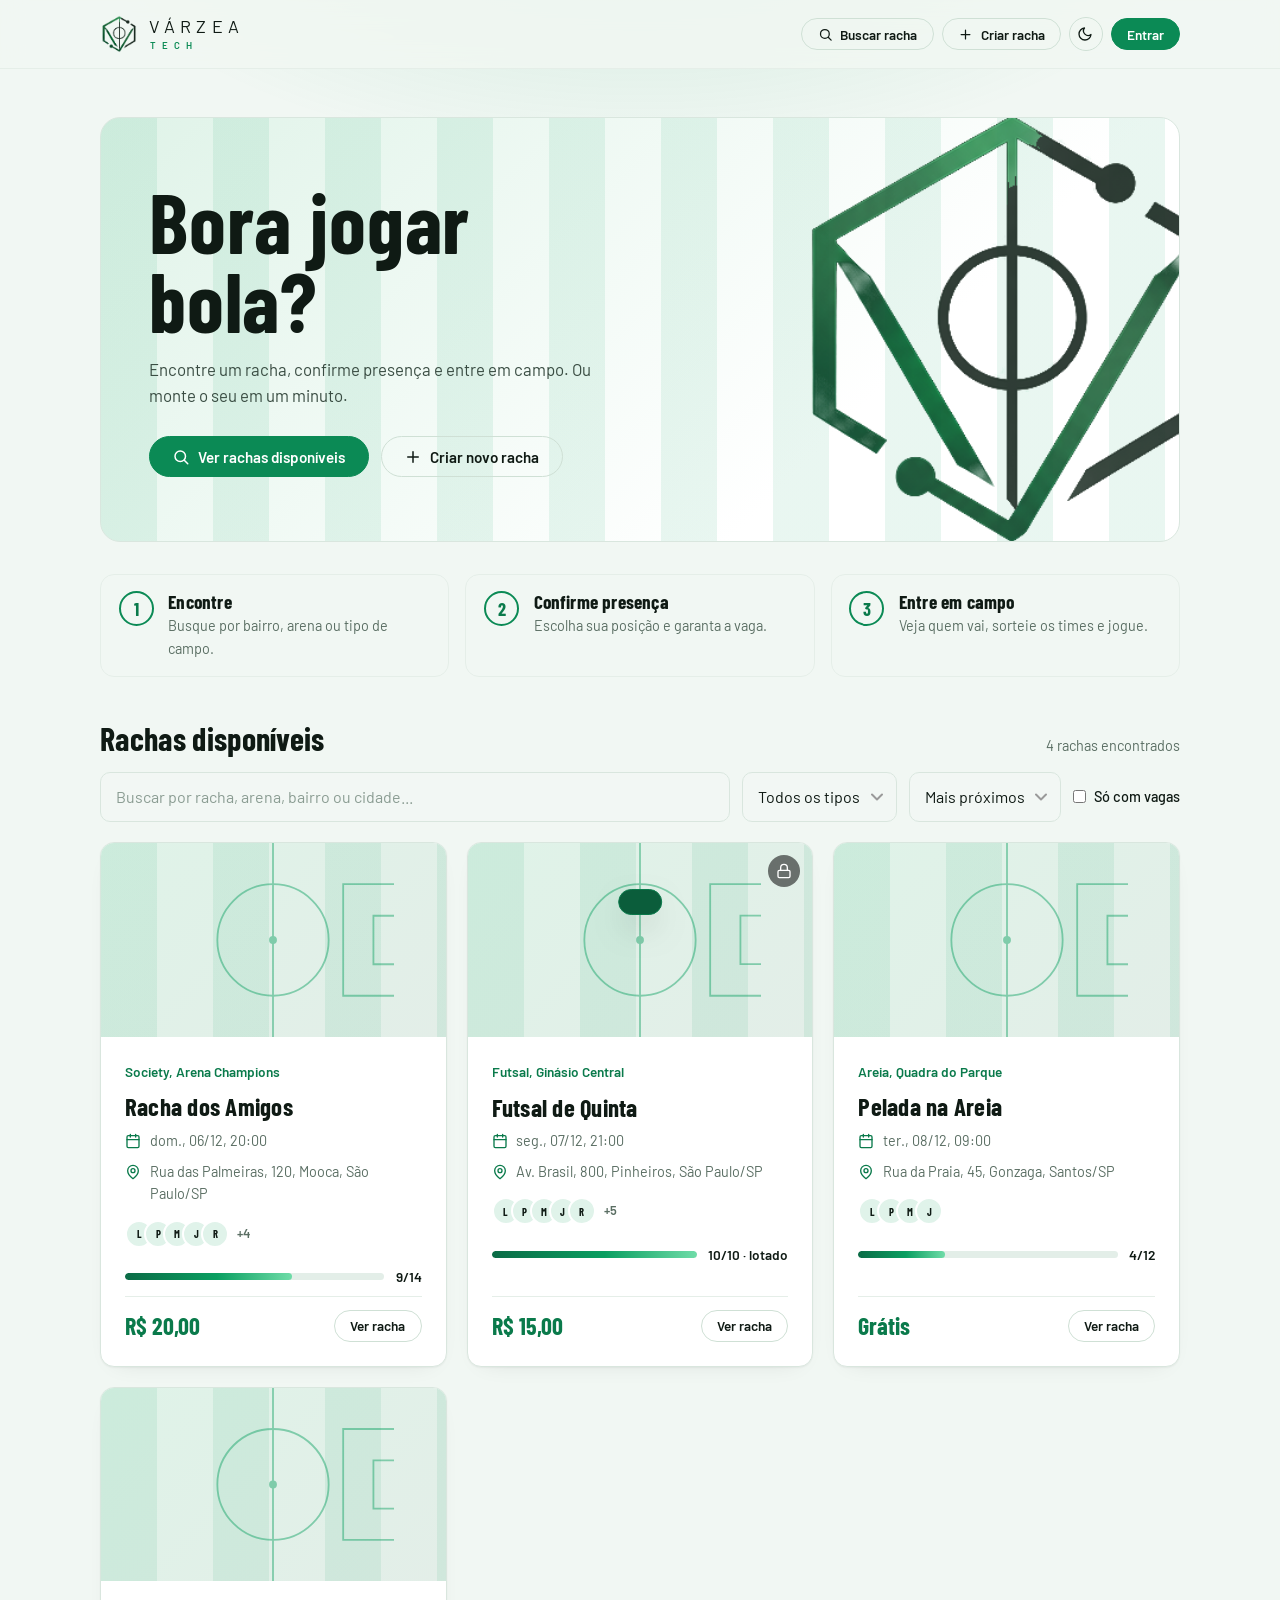
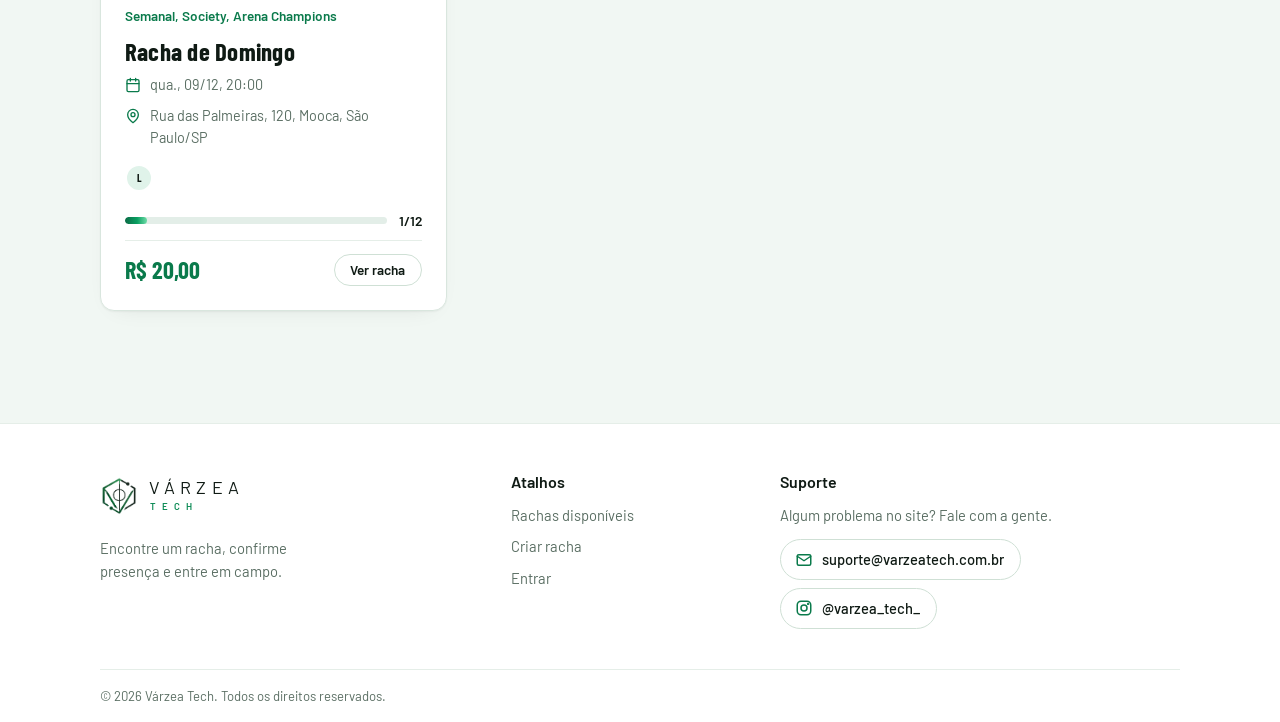
<file: varzea-tech/index.html>
<!DOCTYPE html>
<html lang="pt-BR">
<head>
  <meta charset="UTF-8">
  <meta name="viewport" content="width=device-width, initial-scale=1">
  <title>Várzea Tech - Início</title>
  <meta name="description" content="Encontre um racha de futebol perto de você, confirme presença e entre em campo.">
  <meta name="color-scheme" content="dark light">
  <meta name="theme-color" content="#030d09" media="(prefers-color-scheme: dark)">
  <meta name="theme-color" content="#f1f7f3" media="(prefers-color-scheme: light)">
  <script>try{var t=localStorage.getItem("vt_tema");if(t)document.documentElement.dataset.theme=t}catch(e){}</script>
  <link rel="icon" type="image/png" href="img/favicon.png">
  <link rel="apple-touch-icon" href="img/apple-touch-icon.png">
  <link rel="preconnect" href="https://fonts.googleapis.com">
  <link rel="preconnect" href="https://fonts.gstatic.com" crossorigin>
  <link href="https://fonts.googleapis.com/css2?family=Barlow+Condensed:wght@600;700&family=Barlow:wght@400;500;600&display=swap" rel="stylesheet">
  <link rel="stylesheet" href="style.css">
</head>
<body data-page="home">
<main class="wrap">
  <section class="hero">
    <h1>Bora jogar bola?</h1>
    <p>Encontre um racha, confirme presença e entre em campo. Ou monte o seu em um minuto.</p>
    <div class="actions left">
      <a href="#lista" class="btn btn-solid">
        <svg class="ico" width="18" height="18" viewBox="0 0 24 24" fill="none" stroke="currentColor" stroke-width="2" stroke-linecap="round" aria-hidden="true"><circle cx="11" cy="11" r="7"/><path d="m21 21-4.3-4.3"/></svg>
        Ver rachas disponíveis
      </a>
      <a href="criar.html" class="btn btn-line">
        <svg class="ico" width="18" height="18" viewBox="0 0 24 24" fill="none" stroke="currentColor" stroke-width="2" stroke-linecap="round" aria-hidden="true"><path d="M12 5v14M5 12h14"/></svg>
        Criar novo racha
      </a>
    </div>
  </section>

  <section class="steps" aria-label="Como funciona">
    <div class="step">
      <span class="step-n">1</span>
      <div><h3>Encontre</h3><p>Busque por bairro, arena ou tipo de campo.</p></div>
    </div>
    <div class="step">
      <span class="step-n">2</span>
      <div><h3>Confirme presença</h3><p>Escolha sua posição e garanta a vaga.</p></div>
    </div>
    <div class="step">
      <span class="step-n">3</span>
      <div><h3>Entre em campo</h3><p>Veja quem vai, sorteie os times e jogue.</p></div>
    </div>
  </section>

  <section id="lista">
    <div class="section-head">
      <h2>Rachas disponíveis</h2>
      <p class="count" id="contagem"></p>
    </div>
    <div class="filters">
      <input type="search" id="busca" placeholder="Buscar por racha, arena, bairro ou cidade..." aria-label="Buscar racha">
      <select id="fTipo" data-opts="tipos" aria-label="Tipo de campo"><option value="">Todos os tipos</option></select>
      <select id="fOrd" aria-label="Ordenar por"><option value="data">Mais próximos</option><option value="vagas">Mais vagas</option></select>
      <label class="check"><input type="checkbox" id="fVagas"> Só com vagas</label>
    </div>
    <div class="grid-rachas" id="cards"></div>
    <p class="empty" id="vazio" hidden>Nenhum racha encontrado. Tente outra busca ou <a class="link" href="criar.html">crie o seu</a>.</p>
  </section>
</main>
<script src="script.js"></script>
</body>
</html>
</file>
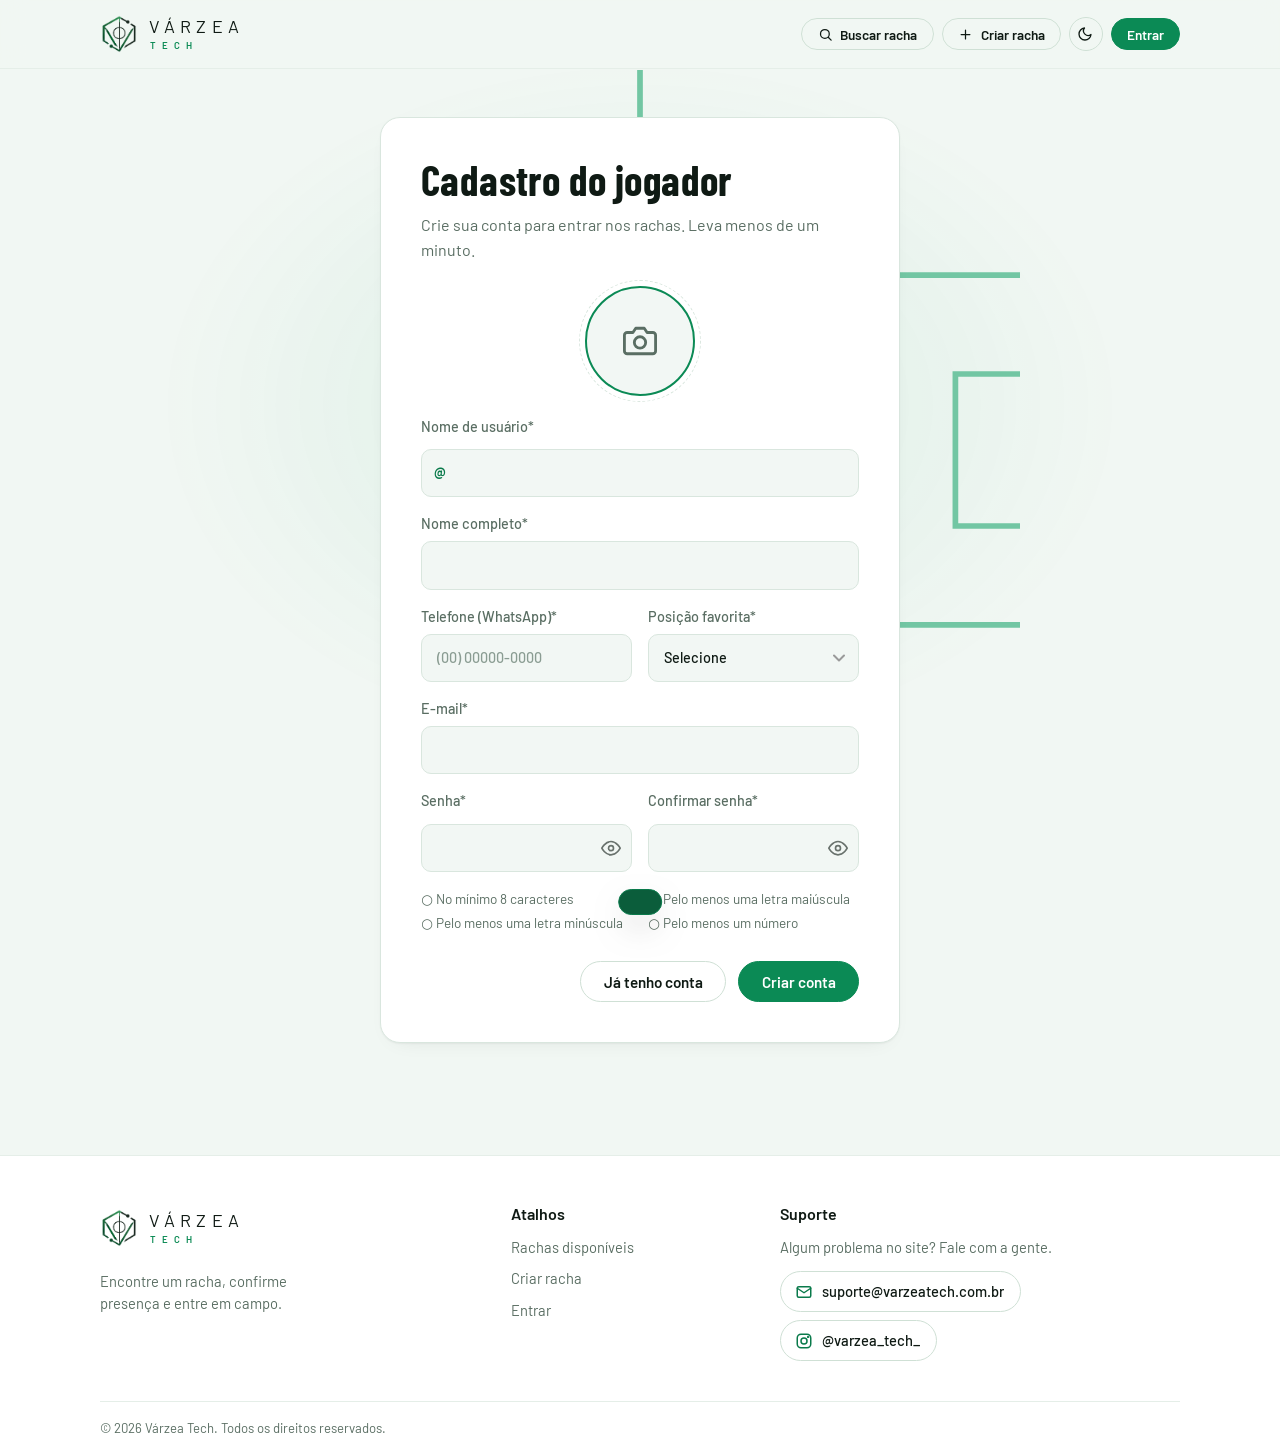
<file: varzea-tech/cadastro.html>
<!DOCTYPE html>
<html lang="pt-BR">
<head>
  <meta charset="UTF-8">
  <meta name="viewport" content="width=device-width, initial-scale=1">
  <title>Várzea Tech - Cadastro</title>
  <meta name="color-scheme" content="dark light">
  <meta name="theme-color" content="#030d09" media="(prefers-color-scheme: dark)">
  <meta name="theme-color" content="#f1f7f3" media="(prefers-color-scheme: light)">
  <script>try{var t=localStorage.getItem("vt_tema");if(t)document.documentElement.dataset.theme=t}catch(e){}</script>
  <link rel="icon" type="image/png" href="img/favicon.png">
  <link rel="apple-touch-icon" href="img/apple-touch-icon.png">
  <link rel="preconnect" href="https://fonts.googleapis.com">
  <link rel="preconnect" href="https://fonts.gstatic.com" crossorigin>
  <link href="https://fonts.googleapis.com/css2?family=Barlow+Condensed:wght@600;700&family=Barlow:wght@400;500;600&display=swap" rel="stylesheet">
  <link rel="stylesheet" href="style.css">
</head>
<body data-page="cadastro">
<main class="wrap">

  <form class="panel narrow" id="formCad" onsubmit="registrarJogador(event)">
    <h2>Cadastro do jogador</h2>
    <p class="sub">Crie sua conta para entrar nos rachas. Leva menos de um minuto.</p>
    <div class="picker" id="fotoCad"></div>

    <label>Nome de usuário*<span class="at"><input name="usuario" pattern="[a-zA-Z0-9._]+" title="Use apenas letras, números, ponto ou underline." maxlength="20" required></span></label>
    <label>Nome completo*<input name="nome" required></label>
    <div class="grid-2">
      <label>Telefone (WhatsApp)*<input name="whatsapp" type="tel" data-tel placeholder="(00) 00000-0000" required></label>
      <label>Posição favorita*
        <select name="posicao" data-opts="posicoes" required>
          <option value="" disabled selected>Selecione</option>
          <option value="Goleiro">Goleiro</option>
          <option value="Zagueiro">Zagueiro</option>
          <option value="Lateral">Lateral</option>
          <option value="Meio-Campo">Meio-Campo</option>
          <option value="Atacante">Atacante</option>
        </select>
      </label>
    </div>
    <label>E-mail*<input name="email" type="email" required></label>
    <div class="grid-2">
      <label>Senha*<span class="pw"><input type="password" name="senha" required autocomplete="new-password"><button type="button" class="eye" aria-label="Mostrar ou ocultar senha"></button></span></label>
      <label>Confirmar senha*<span class="pw"><input type="password" name="senha2" required autocomplete="new-password"><button type="button" class="eye" aria-label="Mostrar ou ocultar senha"></button></span></label>
    </div>
    <ul class="rules" id="rules">
      <li data-r="len">No mínimo 8 caracteres</li>
      <li data-r="up">Pelo menos uma letra maiúscula</li>
      <li data-r="low">Pelo menos uma letra minúscula</li>
      <li data-r="num">Pelo menos um número</li>
    </ul>
    <div class="actions">
      <a href="login.html" class="btn btn-line">Já tenho conta</a>

      <button type="submit" class="btn btn-solid">Criar conta</button>
    </div>
  </form>
</main>
<script src="script.js"></script>
</body>
</html>
</file>
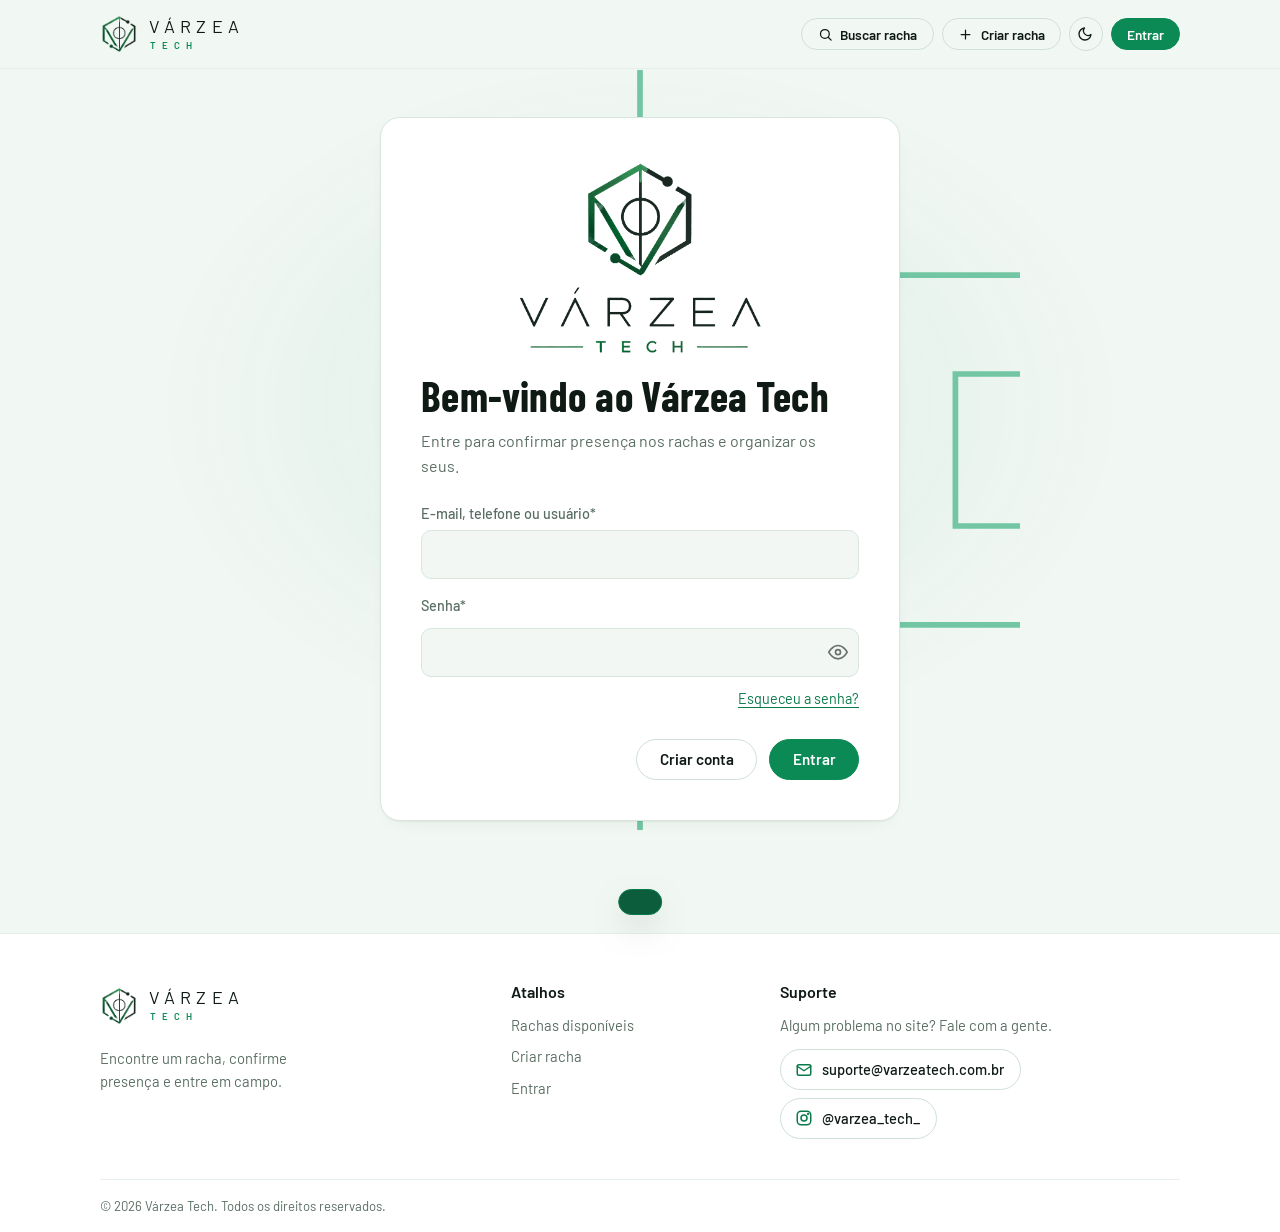
<file: varzea-tech/criar.html>
<!DOCTYPE html>
<html lang="pt-BR">
<head>
  <meta charset="UTF-8">
  <meta name="viewport" content="width=device-width, initial-scale=1">
  <title>Várzea Tech - Criar Racha</title>
  <meta name="color-scheme" content="dark light">
  <meta name="theme-color" content="#030d09" media="(prefers-color-scheme: dark)">
  <meta name="theme-color" content="#f1f7f3" media="(prefers-color-scheme: light)">
  <script>try{var t=localStorage.getItem("vt_tema");if(t)document.documentElement.dataset.theme=t}catch(e){}</script>
  <link rel="icon" type="image/png" href="img/favicon.png">
  <link rel="apple-touch-icon" href="img/apple-touch-icon.png">
  <link rel="preconnect" href="https://fonts.googleapis.com">
  <link rel="preconnect" href="https://fonts.gstatic.com" crossorigin>
  <link href="https://fonts.googleapis.com/css2?family=Barlow+Condensed:wght@600;700&family=Barlow:wght@400;500;600&display=swap" rel="stylesheet">
  <link rel="stylesheet" href="style.css">
</head>
<body data-page="criar">
<main class="wrap">
  <form class="panel" id="formRacha">
    <h2 id="titulo">Criar racha de futebol</h2>
    <p class="sub">Preencha os dados da partida. Você entra automaticamente como primeiro jogador.</p>

    <h3 class="sec">
      <svg class="ico" width="20" height="20" viewBox="0 0 24 24" fill="none" stroke="currentColor" stroke-width="2" stroke-linecap="round" stroke-linejoin="round" aria-hidden="true"><circle cx="12" cy="12" r="5"/><path d="M12 3v18M3 8h3v8H3M21 8h-3v8h3"/></svg>
      Informações da partida
    </h3>
    <label>Nome do racha*<input name="nome" placeholder="Ex: Racha dos Amigos" maxlength="50" required></label>
    <div class="grid-2">
      <label>Tipo do campo*<select name="tipo" data-opts="tipos" required><option value="" disabled selected>Selecione</option></select></label>
      <label>Visibilidade*<select name="privado" required><option value="0">Aberto (qualquer um entra)</option><option value="1">Privado (você aprova)</option></select></label>
      <label>Vagas (jogadores)*<input name="vagas" type="number" min="2" max="60" placeholder="Ex: 14" required></label>
      <label>Valor por jogador (R$)<input name="preco" type="number" min="0" step="0.5" placeholder="0 = grátis"></label>
    </div>
    <label id="lblPos">Sua posição no racha*<select name="posicao" data-opts="posicoes"></select></label>
    <label>Regras / observações<textarea name="obs" maxlength="300" placeholder="Ex: traga colete, chuteira de society, água..."></textarea></label>

    <hr class="divider">
    <h3 class="sec">
      <svg class="ico" width="20" height="20" viewBox="0 0 24 24" fill="none" stroke="currentColor" stroke-width="2" stroke-linecap="round" stroke-linejoin="round" aria-hidden="true"><path d="M20 10c0 6-8 12-8 12S4 16 4 10a8 8 0 0 1 16 0z"/><circle cx="12" cy="10" r="3"/></svg>
      Local e horário
    </h3>
    <div class="grid-2">
      <label>Nome da arena / campo*<input name="arena" placeholder="Ex: Arena Champions" required></label>
      <label>Dia e horário*<input name="dataHora" type="datetime-local" required></label>
      <label>CEP*<input name="cep" placeholder="00000-000" inputmode="numeric" required></label>
      <label>Endereço*<input name="endereco" placeholder="Rua, Av..." required></label>
      <label>Número*<input name="numero" placeholder="123" required></label>
      <label>Complemento<input name="complemento" placeholder="Ponto de referência"></label>
      <label>Bairro*<input name="bairro" required></label>
      <label>Cidade*<input name="cidade" required></label>
    </div>
    <label class="check"><input type="checkbox" name="repetir" value="1"> Repetir toda semana (cria o próximo racha sozinho e pede a confirmação de quem jogou)</label>

    <div class="field"><span class="lbl">Foto de capa (campo, galera ou jogo)</span><div id="fotoCapa"></div></div>

    <div class="actions">
      <a href="index.html" class="btn btn-line">Cancelar</a>
      <button type="submit" class="btn btn-solid">Confirmar racha</button>
    </div>
  </form>
</main>
<script src="script.js"></script>
</body>
</html>
</file>
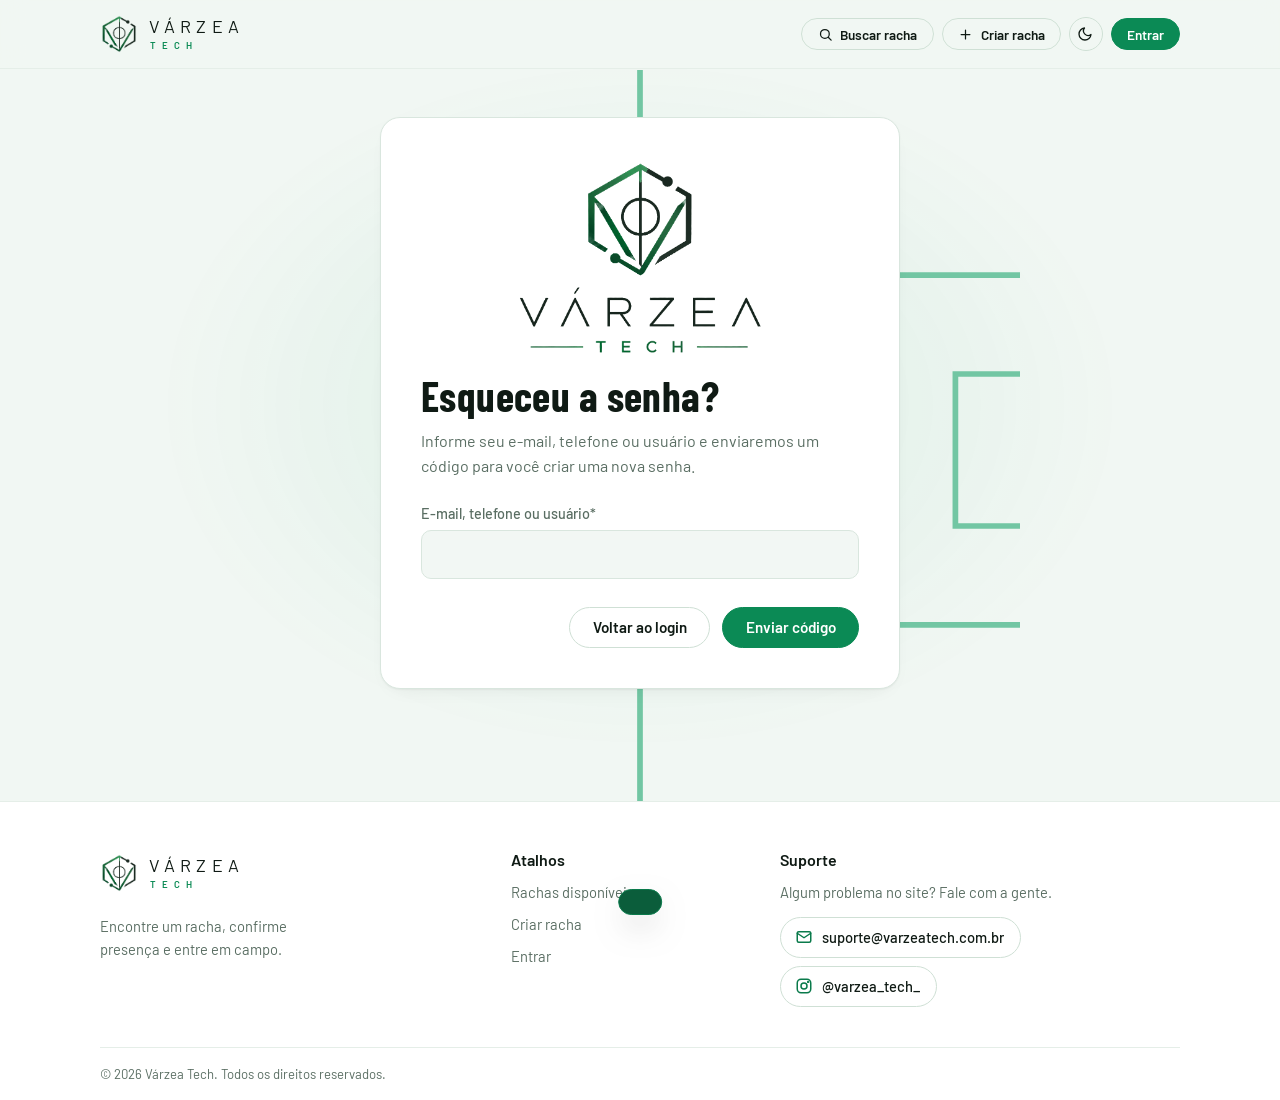
<file: varzea-tech/esqueci.html>
<!DOCTYPE html>
<html lang="pt-BR">
<head>
  <meta charset="UTF-8">
  <meta name="viewport" content="width=device-width, initial-scale=1">
  <title>Várzea Tech - Esqueci a senha</title>
  <meta name="color-scheme" content="dark light">
  <meta name="theme-color" content="#030d09" media="(prefers-color-scheme: dark)">
  <meta name="theme-color" content="#f1f7f3" media="(prefers-color-scheme: light)">
  <script>try{var t=localStorage.getItem("vt_tema");if(t)document.documentElement.dataset.theme=t}catch(e){}</script>
  <link rel="icon" type="image/png" href="img/favicon.png">
  <link rel="apple-touch-icon" href="img/apple-touch-icon.png">
  <link rel="preconnect" href="https://fonts.googleapis.com">
  <link rel="preconnect" href="https://fonts.gstatic.com" crossorigin>
  <link href="https://fonts.googleapis.com/css2?family=Barlow+Condensed:wght@600;700&family=Barlow:wght@400;500;600&display=swap" rel="stylesheet">
  <link rel="stylesheet" href="style.css">
</head>
<body data-page="esqueci">
<main class="wrap">
  <form class="panel narrow" id="formEsqueci">
    <div class="brand-logo" role="img" aria-label="Várzea Tech"></div>
    <h2>Esqueceu a senha?</h2>
    <p class="sub">Informe seu e-mail, telefone ou usuário e enviaremos um código para você criar uma nova senha.</p>
    <label>E-mail, telefone ou usuário*<input name="conta" required autocomplete="username"></label>
    <div class="actions">
      <a href="login.html" class="btn btn-line">Voltar ao login</a>
      <button class="btn btn-solid">Enviar código</button>
    </div>
  </form>

  <form class="panel narrow" id="formReset" hidden>
    <h2>Criar nova senha</h2>
    <p class="sub" id="msgEnviado"></p>
    <p class="dica" id="demoCodigo" hidden></p>
    <label>Código de 6 dígitos*<input name="codigo" inputmode="numeric" maxlength="6" pattern="[0-9]{6}" required autocomplete="one-time-code" placeholder="000000"></label>
    <div class="grid-2">
      <label>Nova senha*<span class="pw"><input type="password" name="senha" required autocomplete="new-password"><button type="button" class="eye" aria-label="Mostrar ou ocultar senha"></button></span></label>
      <label>Confirmar senha*<span class="pw"><input type="password" name="senha2" required autocomplete="new-password"><button type="button" class="eye" aria-label="Mostrar ou ocultar senha"></button></span></label>
    </div>
    <ul class="rules" id="rules">
      <li data-r="len">No mínimo 8 caracteres</li>
      <li data-r="up">Pelo menos uma letra maiúscula</li>
      <li data-r="low">Pelo menos uma letra minúscula</li>
      <li data-r="num">Pelo menos um número</li>
    </ul>
    <div class="actions">
      <button type="button" class="btn btn-line" id="reenviar">Pedir outro código</button>
      <button class="btn btn-solid">Redefinir senha</button>
    </div>
  </form>
</main>
<script src="script.js"></script>
</body>
</html>
</file>
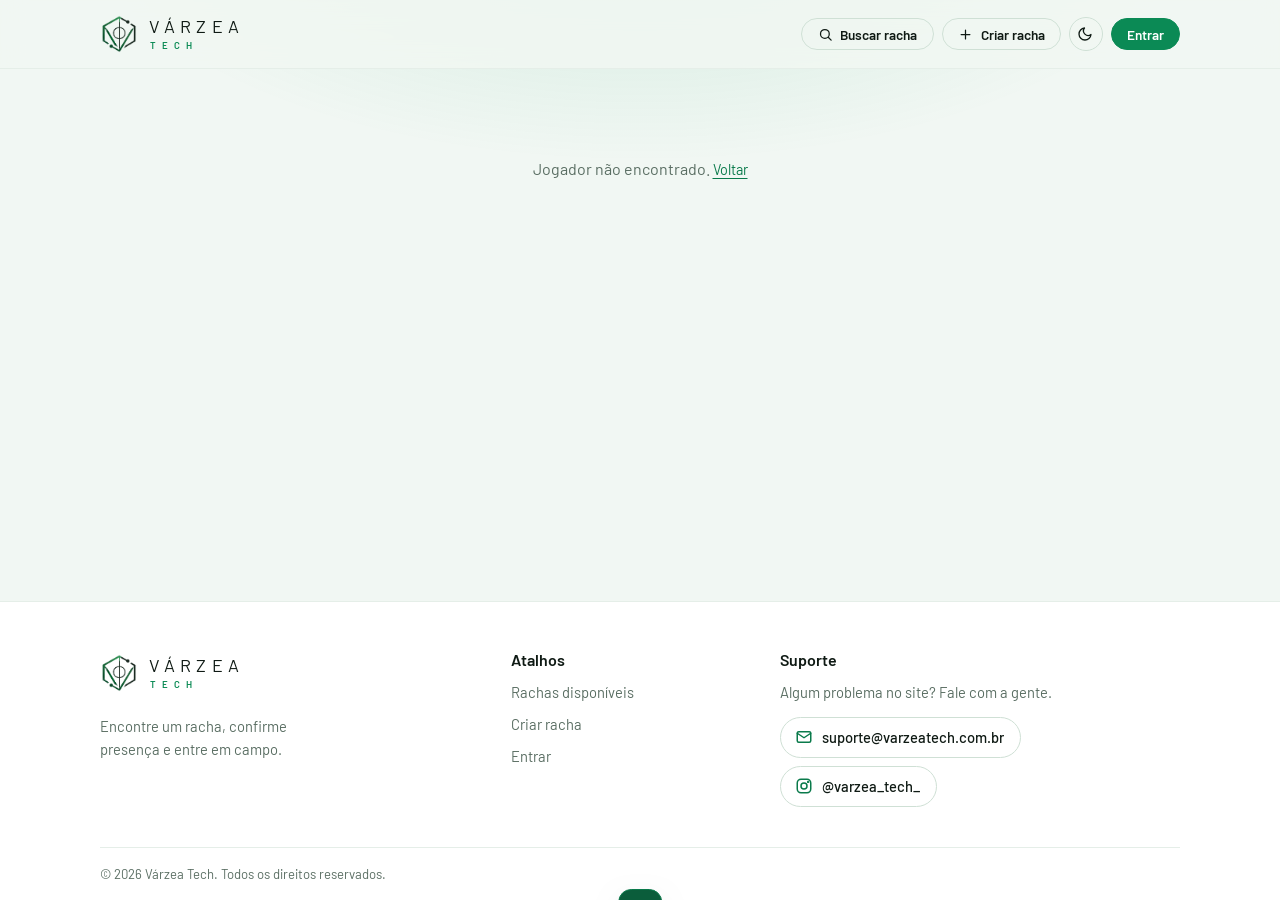
<file: varzea-tech/jogador.html>
<!DOCTYPE html>
<html lang="pt-BR">
<head>
  <meta charset="UTF-8">
  <meta name="viewport" content="width=device-width, initial-scale=1">
  <title>Várzea Tech - Perfil do Jogador</title>
  <meta name="color-scheme" content="dark light">
  <meta name="theme-color" content="#030d09" media="(prefers-color-scheme: dark)">
  <meta name="theme-color" content="#f1f7f3" media="(prefers-color-scheme: light)">
  <script>try{var t=localStorage.getItem("vt_tema");if(t)document.documentElement.dataset.theme=t}catch(e){}</script>
  <link rel="icon" type="image/png" href="img/favicon.png">
  <link rel="apple-touch-icon" href="img/apple-touch-icon.png">
  <link rel="preconnect" href="https://fonts.googleapis.com">
  <link rel="preconnect" href="https://fonts.gstatic.com" crossorigin>
  <link href="https://fonts.googleapis.com/css2?family=Barlow+Condensed:wght@600;700&family=Barlow:wght@400;500;600&display=swap" rel="stylesheet">
  <link rel="stylesheet" href="style.css">
</head>
<body data-page="jogador">
<main class="wrap">
  <div id="jogador"><p class="empty">Carregando...</p></div>
</main>
<script src="script.js"></script>
</body>
</html>
</file>
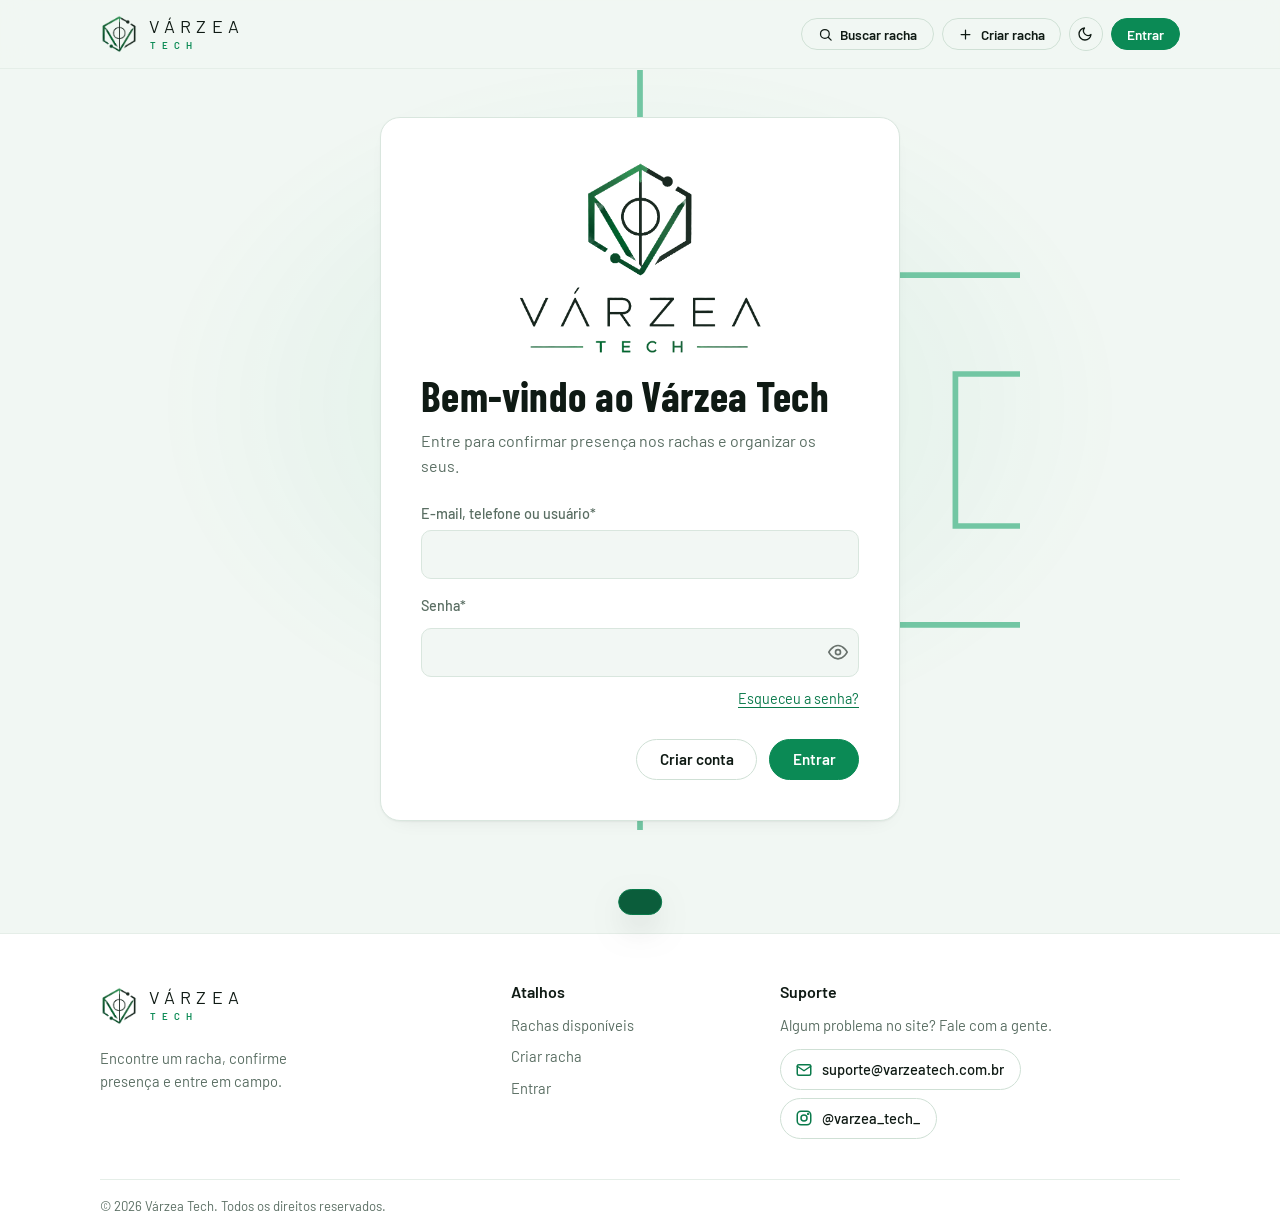
<file: varzea-tech/login.html>
<!DOCTYPE html>
<html lang="pt-BR">
<head>
  <meta charset="UTF-8">
  <meta name="viewport" content="width=device-width, initial-scale=1">
  <title>Várzea Tech - Login</title>
  <meta name="color-scheme" content="dark light">
  <meta name="theme-color" content="#030d09" media="(prefers-color-scheme: dark)">
  <meta name="theme-color" content="#f1f7f3" media="(prefers-color-scheme: light)">
  <script>try{var t=localStorage.getItem("vt_tema");if(t)document.documentElement.dataset.theme=t}catch(e){}</script>
  <link rel="icon" type="image/png" href="img/favicon.png">
  <link rel="apple-touch-icon" href="img/apple-touch-icon.png">
  <link rel="preconnect" href="https://fonts.googleapis.com">
  <link rel="preconnect" href="https://fonts.gstatic.com" crossorigin>
  <link href="https://fonts.googleapis.com/css2?family=Barlow+Condensed:wght@600;700&family=Barlow:wght@400;500;600&display=swap" rel="stylesheet">
  <link rel="stylesheet" href="style.css">
</head>
<body data-page="login">
<main class="wrap">
  <form class="panel narrow" id="formLogin">
    <div class="brand-logo" role="img" aria-label="Várzea Tech"></div>
    <h2>Bem-vindo ao Várzea Tech</h2>
    <p class="sub">Entre para confirmar presença nos rachas e organizar os seus.</p>
    <label>E-mail, telefone ou usuário*<input name="id" required autocomplete="username"></label>
    <label>Senha*
      <span class="pw"><input type="password" name="senha" required autocomplete="current-password"><button type="button" class="eye" aria-label="Mostrar ou ocultar senha"></button></span>
    </label>
    <p class="forgot"><a class="link" href="esqueci.html">Esqueceu a senha?</a></p>
    <div class="actions">
      <a href="cadastro.html" class="btn btn-line">Criar conta</a>
      <button class="btn btn-solid">Entrar</button>
    </div>
  </form>
</main>
<script src="script.js"></script>
</body>
</html>
</file>
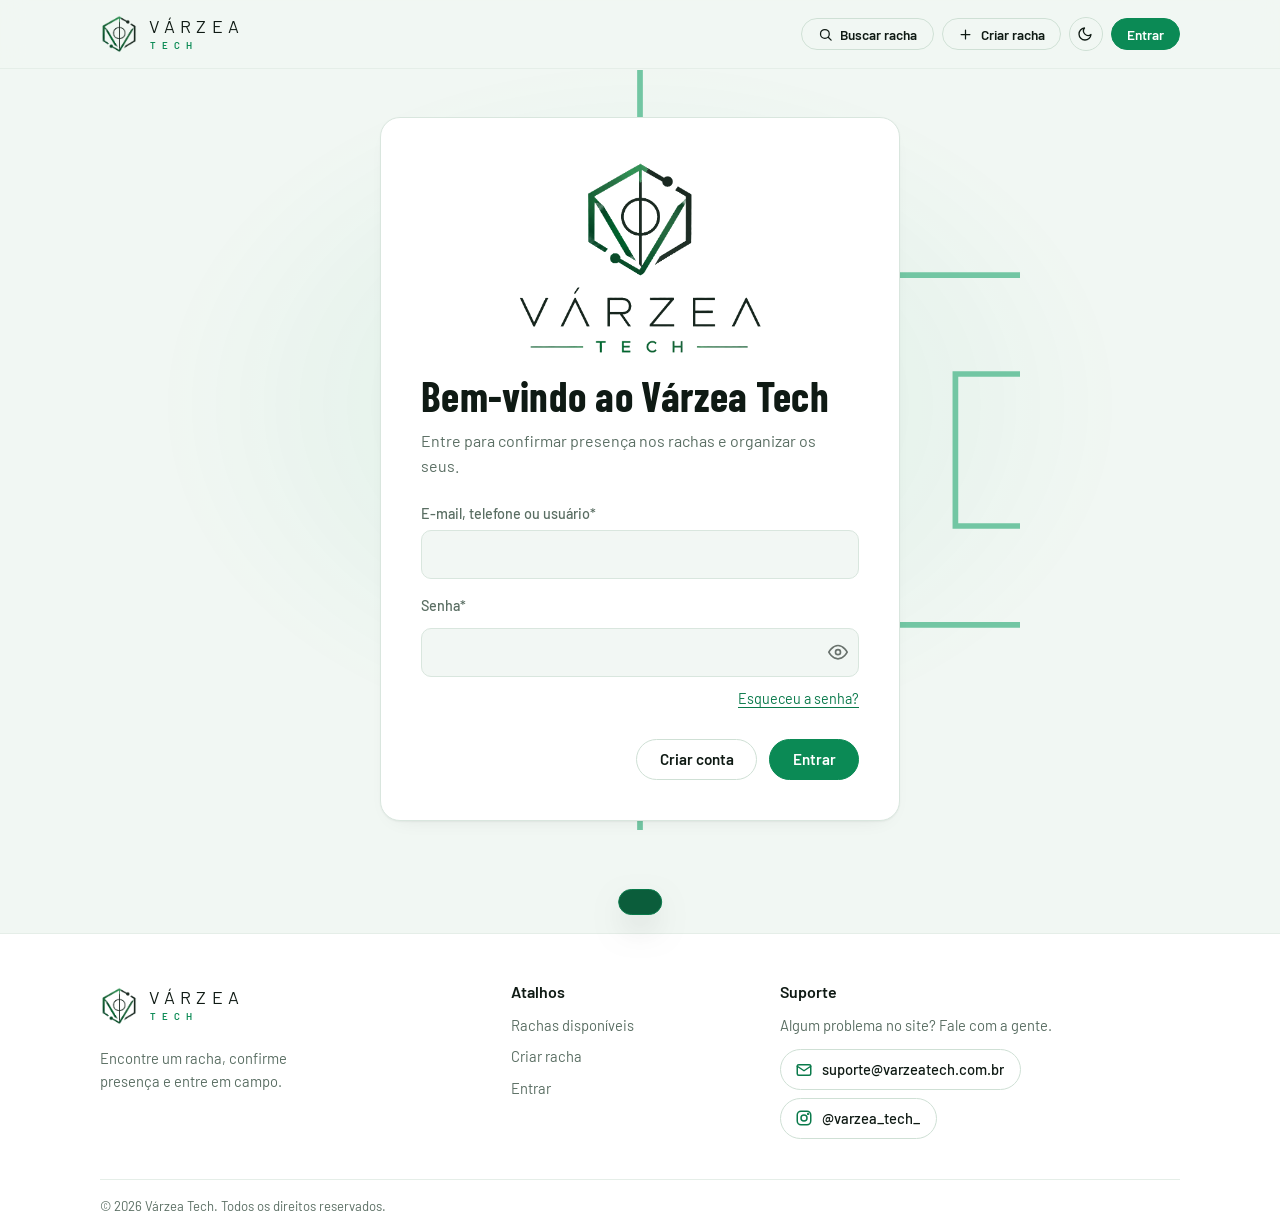
<file: varzea-tech/perfil.html>
<!DOCTYPE html>
<html lang="pt-BR">
<head>
  <meta charset="UTF-8">
  <meta name="viewport" content="width=device-width, initial-scale=1">
  <title>Várzea Tech - Meus Rachas</title>
  <meta name="color-scheme" content="dark light">
  <meta name="theme-color" content="#030d09" media="(prefers-color-scheme: dark)">
  <meta name="theme-color" content="#f1f7f3" media="(prefers-color-scheme: light)">
  <script>try{var t=localStorage.getItem("vt_tema");if(t)document.documentElement.dataset.theme=t}catch(e){}</script>
  <link rel="icon" type="image/png" href="img/favicon.png">
  <link rel="apple-touch-icon" href="img/apple-touch-icon.png">
  <link rel="preconnect" href="https://fonts.googleapis.com">
  <link rel="preconnect" href="https://fonts.gstatic.com" crossorigin>
  <link href="https://fonts.googleapis.com/css2?family=Barlow+Condensed:wght@600;700&family=Barlow:wght@400;500;600&display=swap" rel="stylesheet">
  <link rel="stylesheet" href="style.css">
</head>
<body data-page="perfil">
<main class="wrap">
  <div class="panel wide">
    <div class="profile-head">
      <div class="picker" id="fotoPerfil"></div>
      <div class="grow"><h2 id="pNome"></h2><p class="muted" id="pSub"></p></div>
      <a class="btn btn-line btn-sm" id="pPublico">Ver perfil público</a>
      <button class="btn btn-line btn-sm" id="sair">Sair da conta</button>
    </div>

    <details>
      <summary>Editar perfil</summary>
      <form id="formPerfil">
        <div class="grid-2">
          <label>Nome<input name="nome" required></label>
          <label>Telefone (WhatsApp)<input name="whatsapp" type="tel" data-tel required></label>
        </div>
        <label class="short">Posição favorita<select name="posicao" data-opts="posicoes"></select></label>
        <button class="btn btn-solid btn-sm">Salvar</button>
      </form>
    </details>

    <div class="tabs">
      <button class="tab on" data-t="jogar" data-l="Vou jogar">Vou jogar</button>
      <button class="tab" data-t="organizo" data-l="Organizo">Organizo</button>
      <button class="tab" data-t="pendentes" data-l="Pendentes">Pendentes</button>
      <button class="tab" data-t="avaliar" data-l="Avaliar">Avaliar</button>
    </div>
    <ul class="rows" id="pLista"></ul>
  </div>
</main>
<script src="script.js"></script>
</body>
</html>
</file>
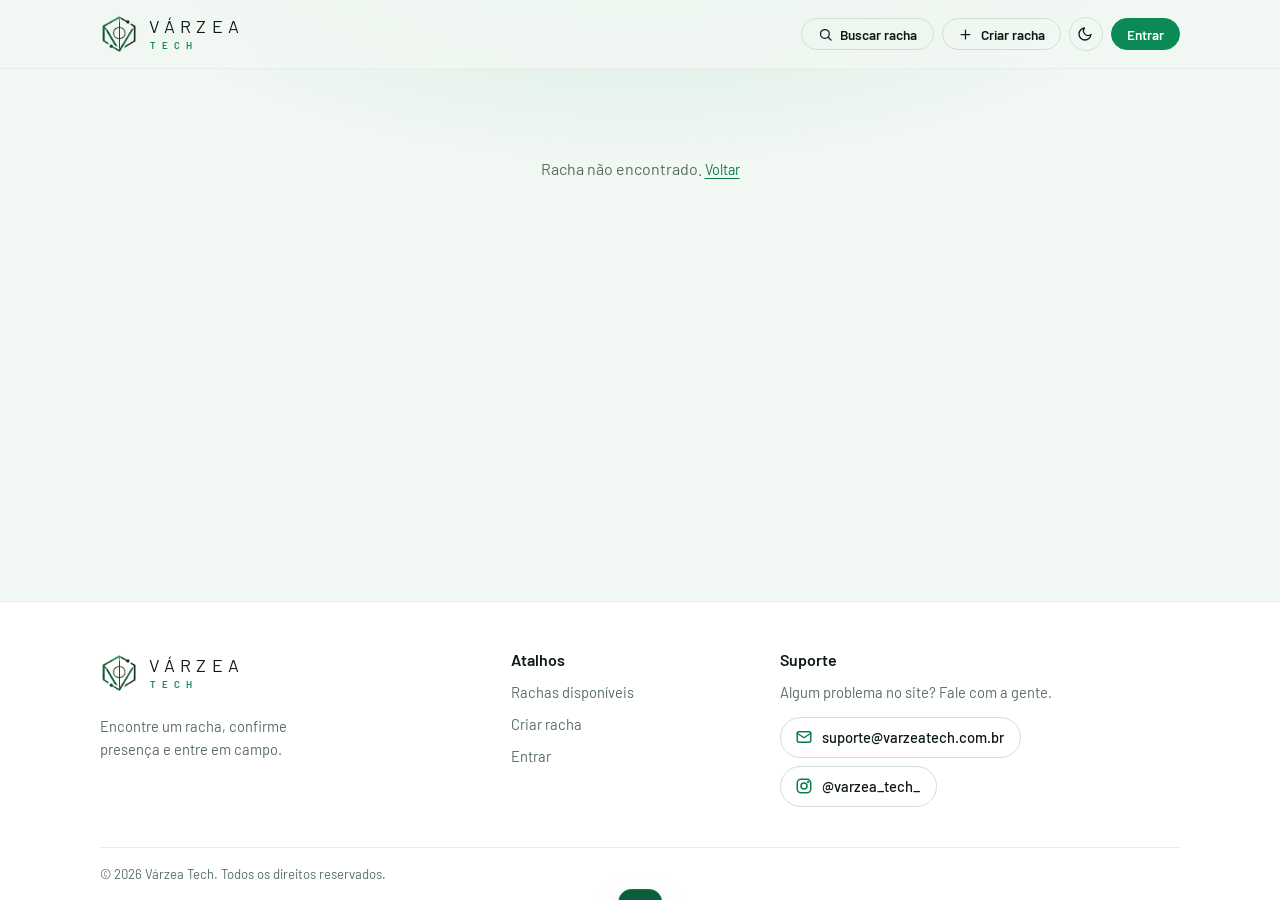
<file: varzea-tech/racha.html>
<!DOCTYPE html>
<html lang="pt-BR">
<head>
  <meta charset="UTF-8">
  <meta name="viewport" content="width=device-width, initial-scale=1">
  <title>Várzea Tech - Detalhes do Racha</title>
  <meta name="color-scheme" content="dark light">
  <meta name="theme-color" content="#030d09" media="(prefers-color-scheme: dark)">
  <meta name="theme-color" content="#f1f7f3" media="(prefers-color-scheme: light)">
  <script>try{var t=localStorage.getItem("vt_tema");if(t)document.documentElement.dataset.theme=t}catch(e){}</script>
  <link rel="icon" type="image/png" href="img/favicon.png">
  <link rel="apple-touch-icon" href="img/apple-touch-icon.png">
  <link rel="preconnect" href="https://fonts.googleapis.com">
  <link rel="preconnect" href="https://fonts.gstatic.com" crossorigin>
  <link href="https://fonts.googleapis.com/css2?family=Barlow+Condensed:wght@600;700&family=Barlow:wght@400;500;600&display=swap" rel="stylesheet">
  <link rel="stylesheet" href="style.css">
</head>
<body data-page="racha">
<main class="wrap">
  <div id="detalhe"><p class="empty">Carregando...</p></div>
</main>
<script src="script.js"></script>
</body>
</html>
</file>
<file: varzea-tech/style.css>
:root{
  color-scheme:dark;
  --black:#030d09;--surface:#07130e;--surface-2:#0b1a14;--surface-3:#12251c;
  --green:#0b5d3b;--green-hi:#0b8a55;--green-text:#6fdca8;--green-soft:#082318;
  --line:#16291f;--line-soft:#0f1f17;--line-hover:#2b4a3a;--btn-line:#1f3a2d;
  --text:#eef3f0;--text-soft:#b7c6bd;--text-soft2:#d3ded7;--muted:#8fa498;--ph:#5b6e64;
  --err:#e5484d;--warn:#ff9800;
  --bg-glass:rgba(3,13,9,.82);--focus-bg:#0f2018;--scroll:#1f3a2d;--star-off:#27402f;
  --hero-tint:#062a1c;--glow:rgba(10,159,97,.12);--card-shadow:none;
  --r-sm:10px;--r-md:14px;--r-lg:20px;

  --sp-1:.25rem;--sp-2:.5rem;--sp-3:.75rem;--sp-4:1rem;--sp-5:1.5rem;--sp-6:2.5rem;--sp-7:3rem;
  --fs-sm:.85rem;--fs-md:1rem;--fs-lg:1.3rem;--fs-xl:2rem;
  --green-bright:#0a9f61;--grad:linear-gradient(90deg,#0b6b46,#0a9f61 55%,#6fdca8);
  --logo-mark:url("img/logo-mark.png");--logo-full:url("img/logo-full.png");
  --ease:cubic-bezier(.2,.7,.2,1);

  --pitch:url("data:image/svg+xml,%3Csvg xmlns='http://www.w3.org/2000/svg' viewBox='0 0 400 400' fill='none' stroke='%230a9f61' stroke-width='3'%3E%3Ccircle cx='200' cy='200' r='92'/%3E%3Ccircle cx='200' cy='200' r='5' fill='%230a9f61'/%3E%3Cpath d='M200 0v400M400 108h-84v184h84M400 160h-34v80h34'/%3E%3C/svg%3E");
  --stripes:repeating-linear-gradient(90deg,rgba(10,159,97,.09) 0 56px,transparent 56px 112px);
}
:root[data-theme="light"]{color-scheme:light;--black:#f1f7f3;--surface:#fff;--surface-2:#f2f7f4;--surface-3:#e3eee8;--green-text:#0a7a4b;--green-bright:#0a8a54;--green-soft:#e0f3ea;--line:#d9e6de;--line-soft:#e5eee8;--line-hover:#bcd1c4;--btn-line:#cfe0d5;--text:#0f1a14;--text-soft:#3a4d43;--text-soft2:#26382e;--muted:#5a6e63;--ph:#8a9c92;--err:#d33a3f;--warn:#b86e00;--bg-glass:rgba(241,247,243,.85);--focus-bg:#fff;--scroll:#bcd1c4;--star-off:#c9dbd0;--hero-tint:#dff3e8;--glow:rgba(10,159,97,.14);--card-shadow:0 1px 2px rgba(15,26,20,.05),0 8px 24px -16px rgba(15,26,20,.14);--logo-mark:url("img/logo-mark-claro.png");--logo-full:url("img/logo-full-claro.png")}
@media(prefers-color-scheme:light){:root:not([data-theme="dark"]){color-scheme:light;--black:#f1f7f3;--surface:#fff;--surface-2:#f2f7f4;--surface-3:#e3eee8;--green-text:#0a7a4b;--green-bright:#0a8a54;--green-soft:#e0f3ea;--line:#d9e6de;--line-soft:#e5eee8;--line-hover:#bcd1c4;--btn-line:#cfe0d5;--text:#0f1a14;--text-soft:#3a4d43;--text-soft2:#26382e;--muted:#5a6e63;--ph:#8a9c92;--err:#d33a3f;--warn:#b86e00;--bg-glass:rgba(241,247,243,.85);--focus-bg:#fff;--scroll:#bcd1c4;--star-off:#c9dbd0;--hero-tint:#dff3e8;--glow:rgba(10,159,97,.14);--card-shadow:0 1px 2px rgba(15,26,20,.05),0 8px 24px -16px rgba(15,26,20,.14);--logo-mark:url("img/logo-mark-claro.png");--logo-full:url("img/logo-full-claro.png")}}


*{box-sizing:border-box;margin:0}
html{scroll-behavior:smooth;-webkit-text-size-adjust:100%;scrollbar-color:var(--scroll) var(--black)}
body{background:var(--black);color:var(--text);font:var(--fs-md)/1.55 "Barlow",system-ui,sans-serif;min-height:100vh;display:flex;flex-direction:column;position:relative;transition:background-color .2s,color .2s}
h1,h2,h3,h4,.logo{font-family:"Barlow Condensed",sans-serif;font-weight:700;letter-spacing:.01em}
a{color:inherit;text-decoration:none}
[hidden]{display:none!important}
::selection{background:var(--green-hi);color:#fff}
:focus-visible{outline:2px solid var(--green-text);outline-offset:2px}
small,.muted{color:var(--muted)}
.ico{flex:none}

body::before{content:"";position:fixed;inset:0;pointer-events:none;z-index:0;background:radial-gradient(800px 360px at 50% -10%,var(--glow),transparent 70%)}
body[data-page=login]::before,body[data-page=cadastro]::before,body[data-page=esqueci]::before{background:radial-gradient(700px 500px at 50% 45%,rgba(10,159,97,.16),transparent 70%),var(--pitch) center/min(760px,140vw) no-repeat;opacity:.55}


.wrap{width:min(1080px,100% - 2rem);margin-inline:auto}
main{flex:1;padding:var(--sp-7) 0 4.5rem;position:relative;z-index:1}
.topbar{border-bottom:1px solid var(--line-soft);background:var(--bg-glass);backdrop-filter:blur(12px);-webkit-backdrop-filter:blur(12px);position:sticky;top:0;z-index:5}
.bar{display:flex;align-items:center;justify-content:space-between;height:68px}
nav{display:flex;align-items:center;gap:var(--sp-2)}
.logo{display:inline-flex;align-items:center;gap:.55rem;font-size:1.45rem;line-height:1;padding:.3rem 0;letter-spacing:.06em}
.logo{gap:.7rem;letter-spacing:0}
.logo-mark{width:38px;height:38px;flex:none;background:var(--logo-mark) center/contain no-repeat}
.logo-text{display:flex;flex-direction:column;font:400 1.12rem/1 "Barlow",system-ui,sans-serif;letter-spacing:.3em;text-transform:uppercase;color:var(--text)}
.logo-text b{margin:.32rem 0 0 .12em;font-size:.6rem;font-weight:600;letter-spacing:.62em;color:var(--green-bright)}
.user{display:inline-flex;align-items:center;gap:var(--sp-2);color:var(--muted);padding:.25rem .7rem .25rem .3rem;border:1px solid transparent;border-radius:999px;font-weight:500;transition:color .15s,border-color .15s,background .15s}
.user:hover{color:var(--text);border-color:var(--line);background:var(--surface-2)}
.banner{display:block;position:relative;z-index:1;background:var(--green-soft);color:var(--green-text);border-bottom:1px solid var(--line-soft);text-align:center;padding:.6rem var(--sp-4);font-weight:600;font-size:.92rem}
.banner:hover{text-decoration:underline;text-underline-offset:3px}
.footer{position:relative;z-index:1;background:var(--surface);border-top:1px solid var(--line-soft);margin-top:var(--sp-6)}
.footer-grid{display:grid;grid-template-columns:1.3fr .8fr 1.4fr;gap:var(--sp-6);padding:var(--sp-7) 0 var(--sp-6)}
.footer-brand p{color:var(--muted);font-size:.92rem;max-width:30ch;margin-top:var(--sp-4)}
.footer-col{display:flex;flex-direction:column;align-items:flex-start;gap:.55rem;font-size:.92rem}
.footer-col h4{font:600 1rem "Barlow",sans-serif;letter-spacing:0;color:var(--text);margin-bottom:var(--sp-1)}
.footer-col p{color:var(--muted)}
.footer-col>a{color:var(--muted);transition:color .15s}
.footer-col>a:hover{color:var(--green-text)}
.footer-contatos{display:flex;flex-direction:column;align-items:flex-start;gap:var(--sp-2);margin-top:var(--sp-1)}
.pill{display:inline-flex;align-items:center;gap:.6rem;padding:.5rem 1rem .5rem .85rem;border:1px solid var(--btn-line);border-radius:999px;color:var(--text);font-weight:500;max-width:100%;transition:background .15s,border-color .15s,color .15s,transform .15s}
.pill span{overflow:hidden;text-overflow:ellipsis;white-space:nowrap}
.pill .ico{color:var(--green-text);transition:color .15s}
.pill:hover{background:var(--green-hi);border-color:var(--green-hi);color:#fff;transform:translateY(-1px)}
.pill:hover .ico{color:#fff}
.footer-base{border-top:1px solid var(--line-soft);padding:var(--sp-4) 0;color:var(--muted);font-size:.82rem}
@media(max-width:760px){.footer-grid{grid-template-columns:1fr;gap:var(--sp-5);padding:var(--sp-6) 0 var(--sp-5)}.footer-brand p{max-width:none}}


.btn{display:inline-flex;align-items:center;justify-content:center;gap:.4rem;padding:.65rem 1.4rem;border-radius:999px;border:1px solid var(--btn-line);background:transparent;color:var(--text);font:600 .95rem "Barlow",sans-serif;cursor:pointer;transition:background .15s,border-color .15s,transform .1s}
.btn:hover{background:var(--surface-2);border-color:var(--green-hi)}
.btn:active{transform:translateY(1px)}
.btn .ico{margin-right:.1rem}
.btn-solid{background:var(--green-hi);border-color:var(--green-hi);color:#fff}
.btn-solid:hover{background:#0a9f61;border-color:var(--green-text)}
.btn-danger{border-color:rgba(229,72,77,.6);color:var(--err)}
.btn-danger:hover{background:rgba(229,72,77,.1);border-color:var(--err)}
.btn-sm{padding:.4rem .95rem;font-size:var(--fs-sm)}
.btn-full{width:100%}
.btn.tema{padding:0;width:2.1rem;height:2.1rem}


input,select,textarea{width:100%;background:var(--surface-2);color:var(--text);border:1px solid var(--line);border-radius:var(--r-sm);padding:.75rem .95rem;font:inherit;transition:border-color .15s,box-shadow .15s,background .15s}
select{appearance:none;-webkit-appearance:none;padding-right:2.2rem;cursor:pointer;
  background-image:url("data:image/svg+xml,%3Csvg xmlns='http://www.w3.org/2000/svg' width='12' height='8' viewBox='0 0 12 8' fill='none' stroke='%239a9a9a' stroke-width='2' stroke-linecap='round' stroke-linejoin='round'%3E%3Cpath d='M1 1.5l5 5 5-5'/%3E%3C/svg%3E");
  background-repeat:no-repeat;background-position:right .8rem center}
textarea{resize:vertical;min-height:90px}
input:hover,select:hover,textarea:hover{border-color:var(--line-hover)}
input:focus,select:focus,textarea:focus{border-color:var(--green-hi);box-shadow:0 0 0 3px rgba(10,159,97,.28);outline:none;background:var(--focus-bg)}
input::placeholder,textarea::placeholder{color:var(--ph)}
input[type=checkbox]{accent-color:var(--green-hi)}
label{display:block;font-size:.9rem;font-weight:500;color:var(--muted);margin-bottom:var(--sp-4)}
label input,label select,label textarea,label .pw,label .at{margin-top:.35rem}
.short{max-width:280px}
.grid-2{display:grid;grid-template-columns:1fr 1fr;gap:0 var(--sp-4)}
.at,.pw{position:relative;display:block}
.at::before{content:"@";position:absolute;left:.8rem;top:calc(50% + .17rem);transform:translateY(-50%);color:var(--green-text);font-weight:600}
.at input{padding-left:1.8rem}
.pw input{padding-right:2.8rem}
.eye{position:absolute;right:.4rem;top:calc(50% + .17rem);transform:translateY(-50%);background:none;border:0;color:var(--text);opacity:.6;cursor:pointer;padding:.3rem;line-height:0;transition:opacity .15s}
.eye:hover,.eye.on{opacity:1}
.eye .slash{display:none}.eye.on .slash{display:block}
.rules{list-style:none;font-size:var(--fs-sm);color:var(--muted);margin:0 0 var(--sp-4);padding:0;display:grid;grid-template-columns:1fr 1fr;gap:.2rem var(--sp-4)}
.rules li{transition:color .2s}
.rules li::before{content:"○ "}
.rules li.ok{color:var(--green-text);font-weight:600}
.rules li.ok::before{content:"✔ "}
.check{display:flex;align-items:center;gap:var(--sp-2);margin:0;color:var(--text);cursor:pointer}
.check input{width:auto;margin:0}


.panel{position:relative;background:var(--surface);border:1px solid var(--line);border-radius:var(--r-lg);padding:var(--sp-6);max-width:720px;margin:0 auto;box-shadow:var(--card-shadow)}
.panel.narrow{max-width:520px}
.panel.wide{max-width:860px}
.panel h2{font-size:2.6rem;line-height:1.05;margin-bottom:var(--sp-5)}
.panel h3{font-size:var(--fs-lg);margin:1.8rem 0 var(--sp-3)}
.panel h3.sec{display:flex;align-items:center;gap:.55rem}
.panel h3.sec .ico{color:var(--green-text)}
.sub{color:var(--muted);margin:-.8rem 0 var(--sp-5);max-width:46ch}
.actions{display:flex;justify-content:flex-end;gap:var(--sp-3);margin-top:1.75rem;flex-wrap:wrap}
.actions.left{justify-content:flex-start;margin-top:var(--sp-4)}
.divider{border:0;border-top:1px solid var(--line-soft);margin:1.6rem 0}
.row-between{display:flex;justify-content:space-between;align-items:center;gap:var(--sp-4)}
.link{color:var(--green-text);text-decoration:underline;text-underline-offset:3px;font-size:.9rem}
.link:hover{color:var(--text)}
.link-del{background:none;border:0;color:var(--err);font-size:.8rem;cursor:pointer;text-decoration:underline;margin-top:var(--sp-2)}
.empty{text-align:center;color:var(--muted);padding:var(--sp-6) var(--sp-4)}
.forgot{margin:-.4rem 0 0;text-align:right}
.dica{background:var(--green-soft);border:1px solid var(--green-hi);color:var(--green-text);padding:.7rem var(--sp-4);border-radius:var(--r-sm);margin-bottom:var(--sp-4);font-size:.92rem}
.aviso{background:rgba(229,72,77,.12);border:1px solid var(--err);color:var(--err);padding:.7rem var(--sp-4);border-radius:var(--r-sm);margin-bottom:var(--sp-4);font-weight:500}
.brand-logo{width:min(250px,70%);aspect-ratio:806/645;margin:0 auto 1rem;background:var(--logo-full) center/contain no-repeat}
.brand-mark{display:grid;place-items:center;width:60px;height:60px;border-radius:50%;border:2px solid var(--green-hi);background:var(--green-soft);color:var(--green-text);margin-bottom:1.1rem;box-shadow:0 0 0 6px rgba(10,159,97,.12)}


.av{--s:40px;width:var(--s);height:var(--s);border-radius:50%;object-fit:cover;background:var(--green-soft);border:1px solid var(--green-hi);display:inline-grid;place-items:center;font:700 calc(var(--s)*.38) "Barlow Condensed";color:var(--text);flex:none}
.stack{display:flex;align-items:center;margin:.35rem 0 .1rem}
.stack .av{margin-left:-9px;border:2px solid var(--surface)}.stack .av:first-child{margin-left:0}
.stack .more{margin-left:var(--sp-2);font-size:.8rem;color:var(--muted);font-weight:600}
.picker{display:flex;flex-direction:column;align-items:center;margin-bottom:1.2rem}
.avatar-picker{width:110px;height:110px;border-radius:50%;border:2px solid var(--green-hi);background:var(--surface-2) center/cover no-repeat;display:grid;place-items:center;font-size:2rem;cursor:pointer;outline:1px dashed var(--line);outline-offset:5px;transition:transform .2s var(--ease),outline-color .2s}
.avatar-picker:hover{transform:scale(1.03);outline-color:var(--green-hi)}
.avatar-picker svg{color:var(--muted);transition:color .2s}
.avatar-picker:hover svg{color:var(--green-text)}


.chip{display:inline-flex;align-items:center;gap:.35rem;background:rgba(10,159,97,.14);border:1px solid rgba(10,159,97,.55);color:var(--green-text);font-size:.78rem;font-weight:600;padding:.12rem .65rem;border-radius:999px;white-space:nowrap}
.chip.warn{background:rgba(255,152,0,.1);border-color:rgba(255,152,0,.55);color:var(--warn)}
.chips{display:flex;gap:.4rem;flex-wrap:wrap}


.rows{list-style:none;padding:0;display:grid;gap:var(--sp-2)}
.rows li{display:flex;align-items:center;gap:var(--sp-3);border:1px solid var(--line-soft);border-radius:var(--r-md);padding:.7rem var(--sp-4);background:var(--surface-2);transition:border-color .15s,background .15s}
.rows li:hover{border-color:var(--line-hover)}
.rows li.pend{border-color:rgba(255,152,0,.55);background:rgba(255,152,0,.05)}
.rows li a.grow:hover b,.pl:hover b{color:var(--green-text)}
.rows li .btn{flex:none}
.rows small{display:block}
.grow{flex:1;min-width:0}
.num{flex:none;display:grid;place-items:center;width:1.9rem;height:1.9rem;border-radius:50%;border:1px solid var(--line);background:var(--surface);color:var(--muted);font:700 .95rem "Barlow Condensed"}
.x{display:inline-grid;place-items:center;line-height:0;background:none;border:0;color:var(--err);cursor:pointer;font-size:var(--fs-md);padding:.25rem .45rem;border-radius:var(--r-sm);transition:background .15s}
.x:hover{background:rgba(229,72,77,.12)}
.num.top{background:var(--green-hi);border-color:var(--green-hi);color:#fff}
.seg{display:flex;gap:.4rem;flex-wrap:wrap;margin:0 0 var(--sp-4)}
.seg button{background:transparent;border:1px solid var(--btn-line);color:var(--muted);padding:.35rem .95rem;border-radius:999px;font:600 var(--fs-sm) "Barlow";cursor:pointer;transition:background .15s,border-color .15s,color .15s}
.seg button:hover{border-color:var(--green-hi);color:var(--text)}
.seg button.on{background:var(--green-hi);border-color:var(--green-hi);color:#fff}
.val{font:700 1.6rem/1 "Barlow Condensed",sans-serif;color:var(--green-text)}


.tabs{display:flex;gap:var(--sp-1);border-bottom:1px solid var(--line-soft);margin:1.75rem 0 var(--sp-4);overflow-x:auto}
.tab{background:none;border:0;color:var(--muted);padding:.7rem 1.1rem;font:600 .95rem "Barlow";cursor:pointer;border-bottom:2px solid transparent;margin-bottom:-1px;white-space:nowrap;transition:color .15s,border-color .15s}
.tab:hover{color:var(--text)}
.tab.on{color:var(--text);border-color:var(--green-text)}
details{border:1px solid var(--line-soft);border-radius:var(--r-md);padding:.85rem 1.1rem;background:var(--surface-2)}
details[open]{border-color:var(--green-hi)}
summary{cursor:pointer;font-weight:600}
summary::marker{color:var(--green-text)}
details form{margin-top:1.1rem}


.bar-v{flex:1;height:7px;background:var(--surface-3);border-radius:4px;overflow:hidden}
.bar-v i{display:block;height:100%;background:var(--grad);border-radius:4px}


.toast{position:fixed;bottom:var(--sp-5);left:50%;transform:translate(-50%,150%);background:var(--green);color:#fff;border:1px solid var(--green-text);padding:.75rem 1.3rem;border-radius:999px;font-weight:500;box-shadow:0 14px 34px -10px rgba(0,0,0,.6);transition:transform .3s var(--ease);z-index:10;max-width:90vw;text-align:center}
.toast.show{transform:translate(-50%,0)}



.hero{position:relative;overflow:hidden;isolation:isolate;border:1px solid var(--line);border-radius:var(--r-lg);padding:clamp(2rem,6vw,4rem) clamp(1.25rem,4vw,3rem);margin-bottom:var(--sp-6);background:var(--stripes),linear-gradient(135deg,var(--hero-tint),var(--surface) 70%);animation:subir .6s var(--ease) both}
.hero::after{content:"";position:absolute;z-index:-1;top:50%;right:-60px;width:min(460px,80vw);aspect-ratio:1;transform:translateY(-50%);background:var(--logo-mark) center/contain no-repeat;opacity:.9}
.hero h1{font-size:clamp(2.8rem,9vw,5.2rem);line-height:.95;max-width:9ch}
.hero p{color:var(--text-soft);max-width:460px;margin-top:var(--sp-4);font-size:1.05rem}
.hero .actions.left{margin-top:1.75rem}
@keyframes subir{from{opacity:0;transform:translateY(12px)}to{opacity:1;transform:none}}
.steps{display:grid;grid-template-columns:repeat(3,1fr);gap:var(--sp-4);margin:-.5rem 0 2.75rem}
.step{display:flex;gap:.9rem;align-items:flex-start;padding:var(--sp-4) 1.1rem;border:1px solid var(--line-soft);border-radius:var(--r-md)}
.step-n{flex:none;display:grid;place-items:center;width:2.2rem;height:2.2rem;border-radius:50%;border:2px solid var(--green-hi);color:var(--green-text);font:700 1.15rem "Barlow Condensed",sans-serif}
.step h3{font-size:1.2rem;line-height:1.1;margin-bottom:.2rem}
.step p{font-size:.9rem;color:var(--muted)}
.section-head{display:flex;align-items:baseline;justify-content:space-between;gap:var(--sp-4);flex-wrap:wrap;margin-bottom:.9rem}
.section-head h2{font-size:var(--fs-xl);line-height:1.1}
.count{color:var(--muted);font-size:.9rem}
.filters{display:flex;gap:var(--sp-3);flex-wrap:wrap;align-items:center;margin-bottom:1.25rem}
.filters input[type=search]{flex:1;min-width:220px}
.filters select{width:auto}
.grid-rachas{display:grid;grid-template-columns:repeat(auto-fill,minmax(300px,1fr));gap:1.25rem}
.card-proto{position:relative;overflow:hidden;border:1px solid var(--line);border-radius:var(--r-md);background:var(--surface);padding:0;display:flex;flex-direction:column;box-shadow:var(--card-shadow);transition:border-color .2s}
.card-proto:hover{border-color:var(--green-hi)}
.card-proto:hover .card-foot .btn{background:var(--green);border-color:var(--green-hi);color:#fff}
.card-proto .info{display:flex;align-items:flex-start;gap:.55rem}
.card-proto .info .ico{color:var(--green-text);margin-top:.2rem}
.card-capa{position:relative;aspect-ratio:16/9;overflow:hidden;background:var(--stripes),linear-gradient(135deg,var(--hero-tint),var(--surface-3))}
.card-capa::before{content:"";position:absolute;inset:0;background:var(--pitch) center/auto 125% no-repeat;opacity:.45}
.card-capa img{position:absolute;inset:0;width:100%;height:100%;object-fit:cover;transition:transform .4s var(--ease)}
.card-proto:hover .card-capa img{transform:scale(1.04)}
.card-body{padding:var(--sp-5);display:flex;flex-direction:column;gap:.55rem;flex:1}
.card-lock{position:absolute;top:var(--sp-3);right:var(--sp-3);display:grid;place-items:center;width:2rem;height:2rem;border-radius:50%;background:rgba(5,5,5,.55);color:#fff;backdrop-filter:blur(6px);-webkit-backdrop-filter:blur(6px)}
.capa-n{position:absolute;left:var(--sp-3);bottom:var(--sp-3);display:inline-flex;align-items:center;gap:.3rem;color:#fff;font-size:.78rem;font-weight:600;background:rgba(5,5,5,.55);padding:.15rem .6rem;border-radius:999px}
.arena-tag{align-self:flex-start;font-size:var(--fs-sm);font-weight:600;color:var(--green-text)}
.racha-title{font-size:1.55rem;line-height:1.1;margin-top:.15rem}
.info{font-size:.9rem;color:var(--muted)}
.vagas{display:flex;align-items:center;gap:.7rem;font-size:var(--fs-sm);margin-top:var(--sp-2)}
.vagas span{font-weight:600;white-space:nowrap}
.card-foot{display:flex;justify-content:space-between;align-items:center;margin-top:auto;padding-top:.8rem;border-top:1px solid var(--line-soft)}
.card-foot strong{font:700 1.5rem "Barlow Condensed",sans-serif;color:var(--green-text)}


.capa-hero{margin-bottom:var(--sp-4)}
.capa-hero img{display:block;width:100%;aspect-ratio:21/9;object-fit:cover;border-radius:var(--r-md);border:1px solid var(--line)}
.field{margin-bottom:var(--sp-4)}
.field>.lbl{display:block;font-size:.9rem;font-weight:500;color:var(--muted);margin-bottom:.35rem}
.capa-box{display:grid;align-content:center;justify-items:center;gap:.25rem;aspect-ratio:21/9;border:1px dashed var(--line-hover);border-radius:var(--r-md);background:var(--surface-2) center/cover no-repeat;color:var(--muted);cursor:pointer;text-align:center;transition:border-color .15s}
.capa-box:hover{border-color:var(--green-hi)}
.capa-box.tem{border-style:solid}
.capa-box span{font-weight:600;color:var(--text)}
.galeria{display:grid;grid-template-columns:repeat(auto-fill,minmax(150px,1fr));gap:var(--sp-2)}
.galeria button{padding:0;border:0;border-radius:var(--r-sm);overflow:hidden;aspect-ratio:1;cursor:pointer;background:var(--surface-3)}
.galeria img{width:100%;height:100%;object-fit:cover;transition:transform .3s var(--ease)}
.galeria button:hover img{transform:scale(1.06)}
.lightbox{position:fixed;inset:0;z-index:20;background:rgba(0,0,0,.88);display:grid;place-items:center;padding:var(--sp-4)}
.lightbox figure{max-width:min(960px,100%);display:grid;gap:var(--sp-3);justify-items:center}
.lightbox img{max-width:100%;max-height:78vh;border-radius:var(--r-md)}
.lightbox figcaption{color:#fff;display:flex;gap:var(--sp-3);align-items:center;font-size:.9rem}
.lb-x,.lb-nav{position:absolute;background:rgba(255,255,255,.14);color:#fff;border:0;border-radius:50%;width:2.6rem;height:2.6rem;cursor:pointer;font-size:1.3rem;line-height:1}
.lb-x:hover,.lb-nav:hover{background:rgba(255,255,255,.26)}
.lb-x{top:var(--sp-4);right:var(--sp-4)}
.lb-nav{top:50%;transform:translateY(-50%)}.lb-nav.prev{left:var(--sp-4)}.lb-nav.next{right:var(--sp-4)}
.info-grid{display:grid;grid-template-columns:repeat(auto-fit,minmax(220px,1fr));gap:.7rem;margin-top:var(--sp-4)}
.info-grid p{background:var(--surface-2);border:1px solid transparent;border-radius:var(--r-md);padding:.75rem var(--sp-4)}
.info-grid b{display:block;color:var(--green-text);font-size:.82rem;font-weight:600;margin-bottom:.1rem}
.obs{margin-top:var(--sp-4);padding:.9rem 1.1rem;background:var(--surface-2);border-left:3px solid var(--green-hi);border-radius:var(--r-sm);font-size:.92rem;color:var(--text-soft2)}
.join{display:flex;gap:var(--sp-3);align-items:flex-end;flex-wrap:wrap}
.join label{margin:0;min-width:180px}
.teams{display:grid;grid-template-columns:1fr 1fr;gap:var(--sp-4)}
.teams>div{border:1px solid var(--line-soft);border-top:3px solid var(--green-hi);border-radius:var(--r-md);padding:var(--sp-4) 1.1rem;background:var(--surface-2)}
.teams>div:nth-child(2){border-top-color:var(--text)}
.teams h4{font-size:1.35rem;color:var(--green-text);margin-bottom:var(--sp-2)}
.teams>div:nth-child(2) h4{color:var(--text)}
.teams ul{list-style:none;padding:0;font-size:.92rem;display:grid;gap:var(--sp-1)}
.teams li{display:flex;align-items:center;gap:var(--sp-2)}
.teams li small{display:inline;margin-left:var(--sp-1)}


.rows.sum .col{flex:none;width:96px;text-align:center}
.rows li.sum-head{background:none;border:0;padding:0 var(--sp-4);color:var(--muted);font-size:.82rem;font-weight:600}
.stepper{display:inline-flex;align-items:center;gap:var(--sp-2)}
.stepper b{min-width:1.4rem;font:700 1.25rem "Barlow Condensed"}
.stepper button{width:1.9rem;height:1.9rem;border-radius:50%;border:1px solid var(--line);background:var(--surface);color:var(--text);font-size:1.1rem;line-height:1;cursor:pointer;transition:border-color .15s,background .15s}
.stepper button:hover{border-color:var(--green-hi);background:var(--green-soft)}


.rows li.av-li{flex-direction:column;align-items:stretch}
.av-row{display:flex;align-items:center;gap:.8rem}
.av-form{padding:var(--sp-4) 0 var(--sp-1);display:grid;gap:.8rem;border-top:1px solid var(--line-soft);margin-top:var(--sp-3)}
.av-cat{display:flex;justify-content:space-between;align-items:center}
.stars{display:flex;gap:.15rem}
.star{background:none;border:0;color:var(--star-off);cursor:pointer;padding:.1rem;line-height:0;transition:color .15s,transform .1s}
.star:hover{transform:scale(1.12)}
.star.on{color:var(--green-text)}.star.on svg{fill:currentColor}


.profile-head{display:flex;align-items:center;gap:1.25rem;margin-bottom:var(--sp-5);flex-wrap:wrap}
.profile-head .picker{margin:0}
.profile-head h2{margin:0}
.stats{display:grid;grid-template-columns:repeat(3,1fr);gap:var(--sp-3);margin:1.75rem 0 0}
.stats div{background:var(--surface-2);border-radius:var(--r-md);padding:var(--sp-4) 1.1rem}
.stats strong{display:block;font:700 2.4rem/1 "Barlow Condensed",sans-serif;color:var(--green-text)}
.stats span{font-size:var(--fs-sm);color:var(--muted)}
.cats{display:grid;gap:.8rem}
.cat{display:grid;grid-template-columns:120px 1fr 38px;align-items:center;gap:.9rem;font-size:.95rem}
.cat b{text-align:right}


@media(max-width:760px){.steps{grid-template-columns:1fr;margin-top:0}}
@media(max-width:640px){
  main{padding:var(--sp-5) 0 var(--sp-7)}
  .bar{height:auto;padding:.7rem 0;flex-wrap:wrap;gap:.6rem}
  nav{width:100%;overflow-x:auto;padding-bottom:.2rem}
  nav .btn,.user{flex:none}
  .panel{padding:var(--sp-5)}
  .panel h2{font-size:var(--fs-xl)}
  .grid-2,.teams,.rules{grid-template-columns:1fr}
  .profile-head{flex-direction:column;text-align:center}
  .hero::after{right:-90px;opacity:.22}
  .hero h1{max-width:none}
  .filters select,.filters .check{flex:1 1 100%;width:100%}
  .stats{grid-template-columns:1fr 1fr}
  .cat{grid-template-columns:96px 1fr 34px}
  .rows.sum .col{width:84px}
}

@media(prefers-reduced-motion:reduce){
  *,*::before,*::after{animation:none!important;transition:none!important;scroll-behavior:auto!important}
  
}
</file>
